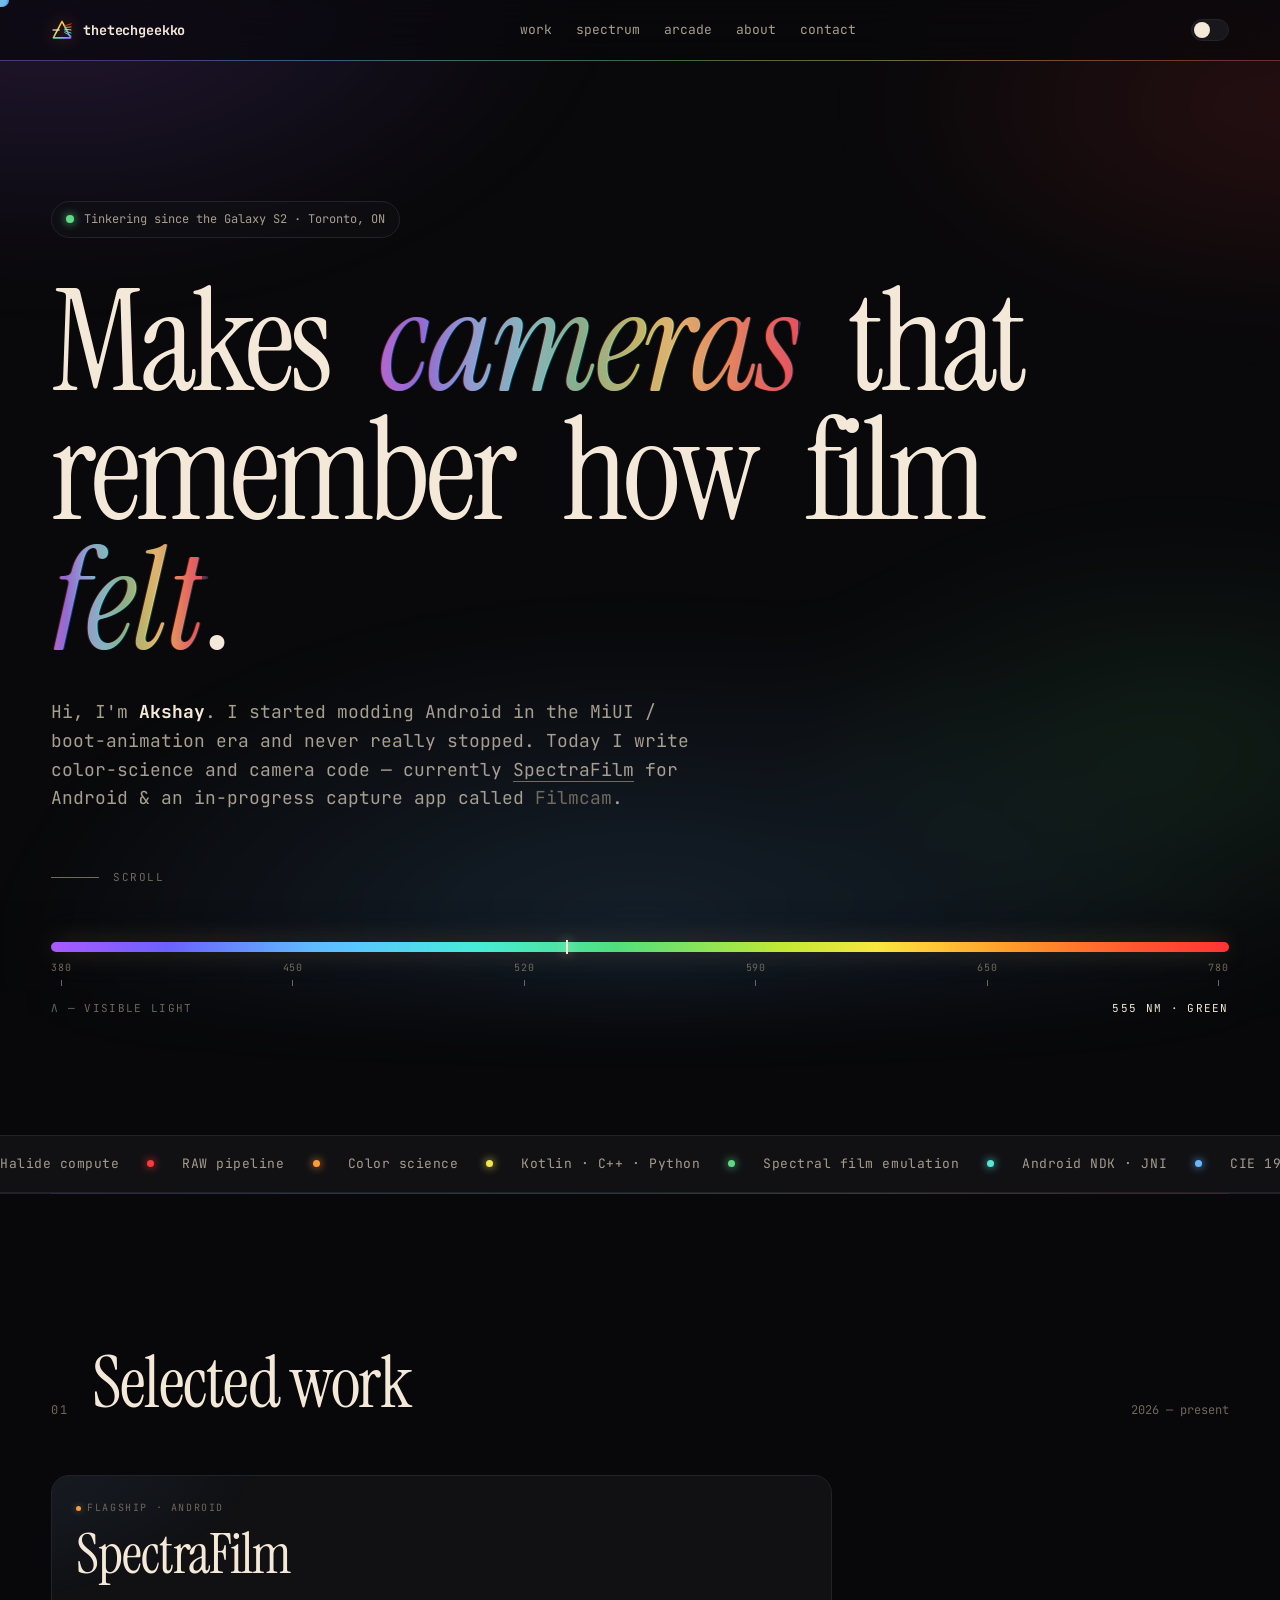
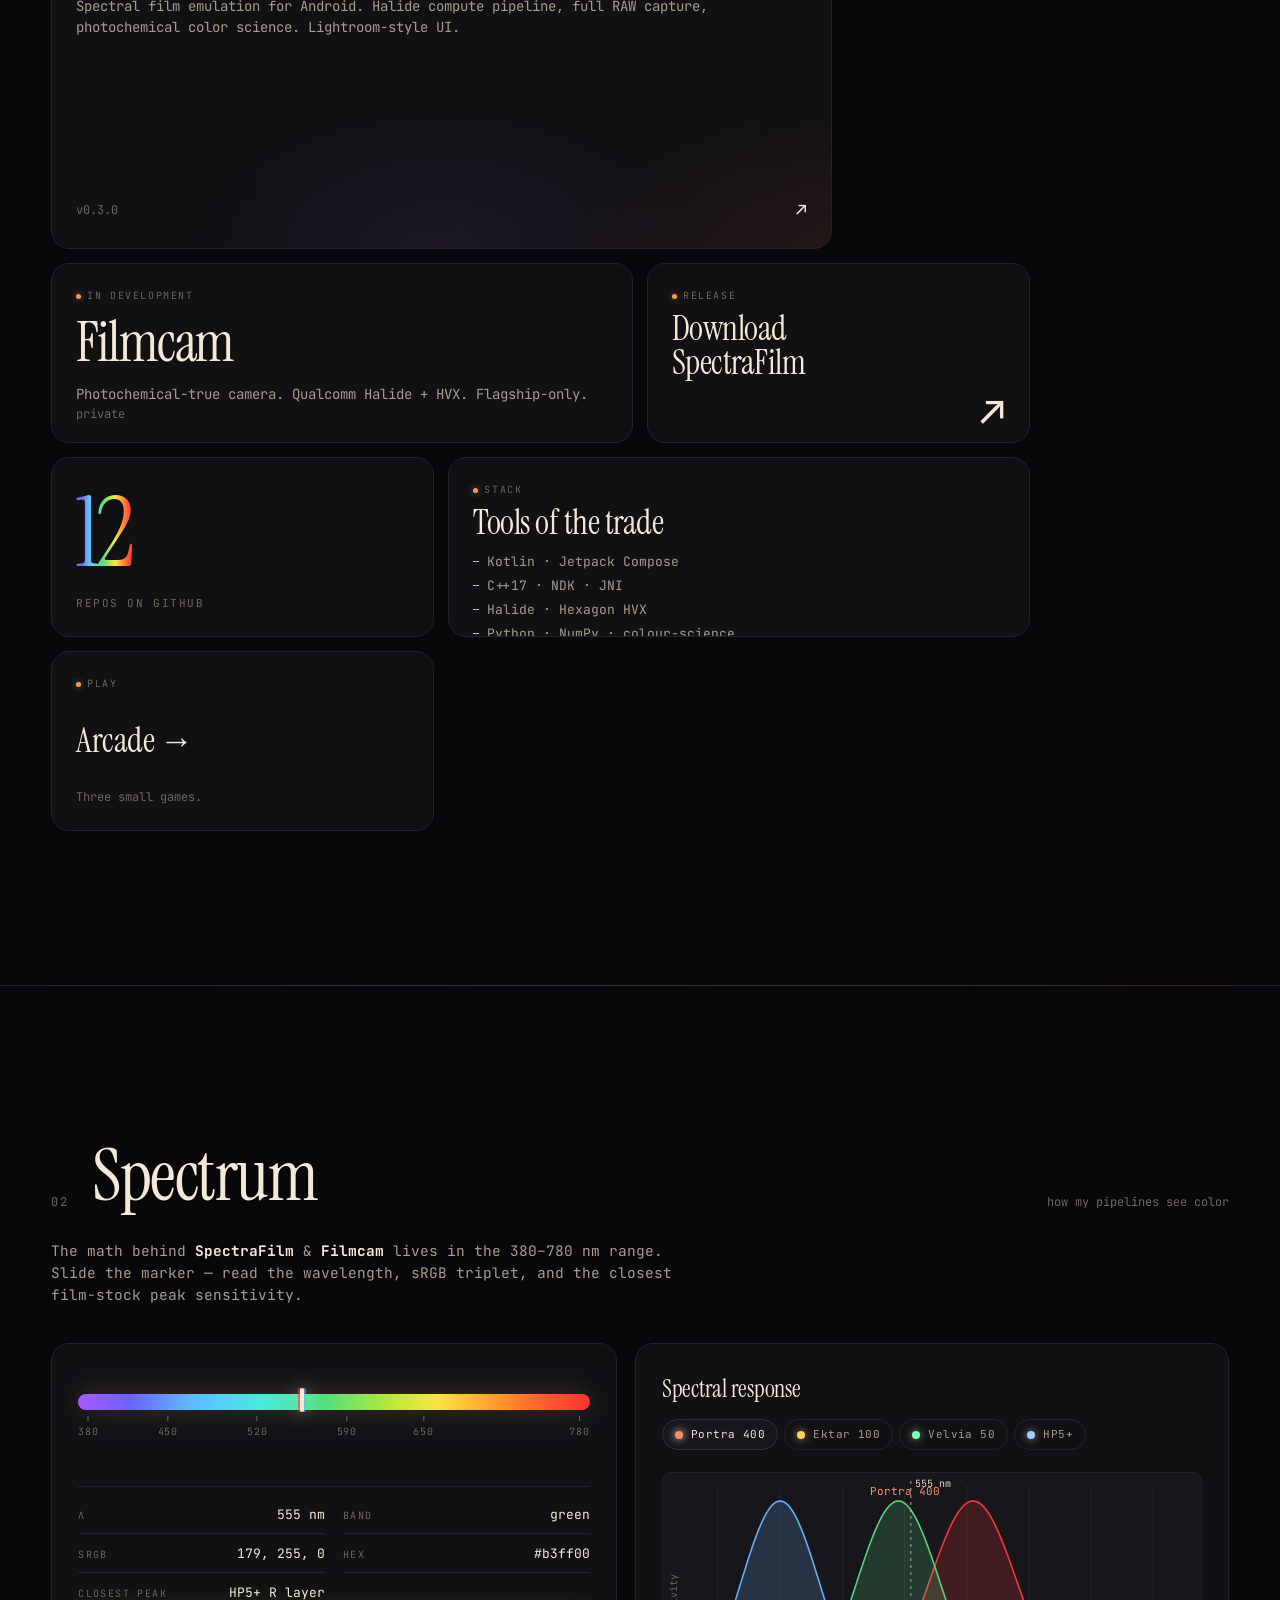
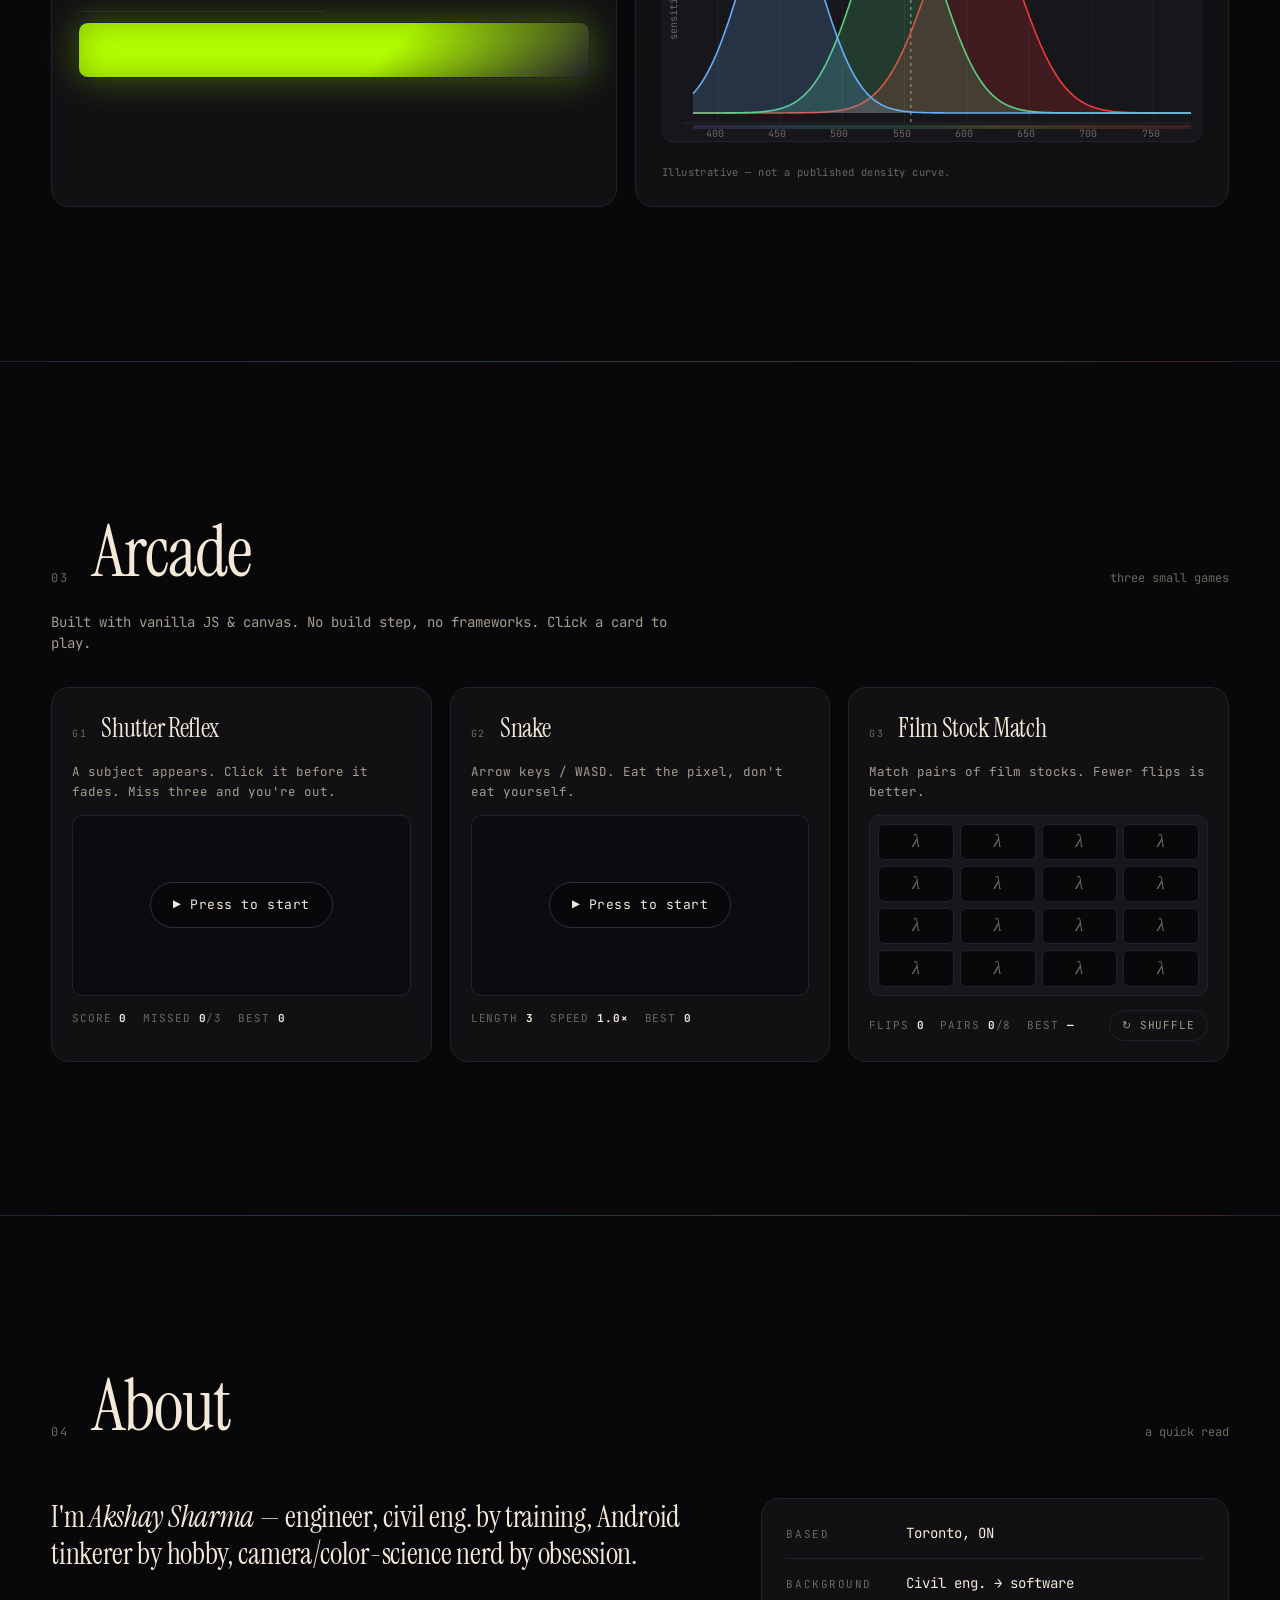
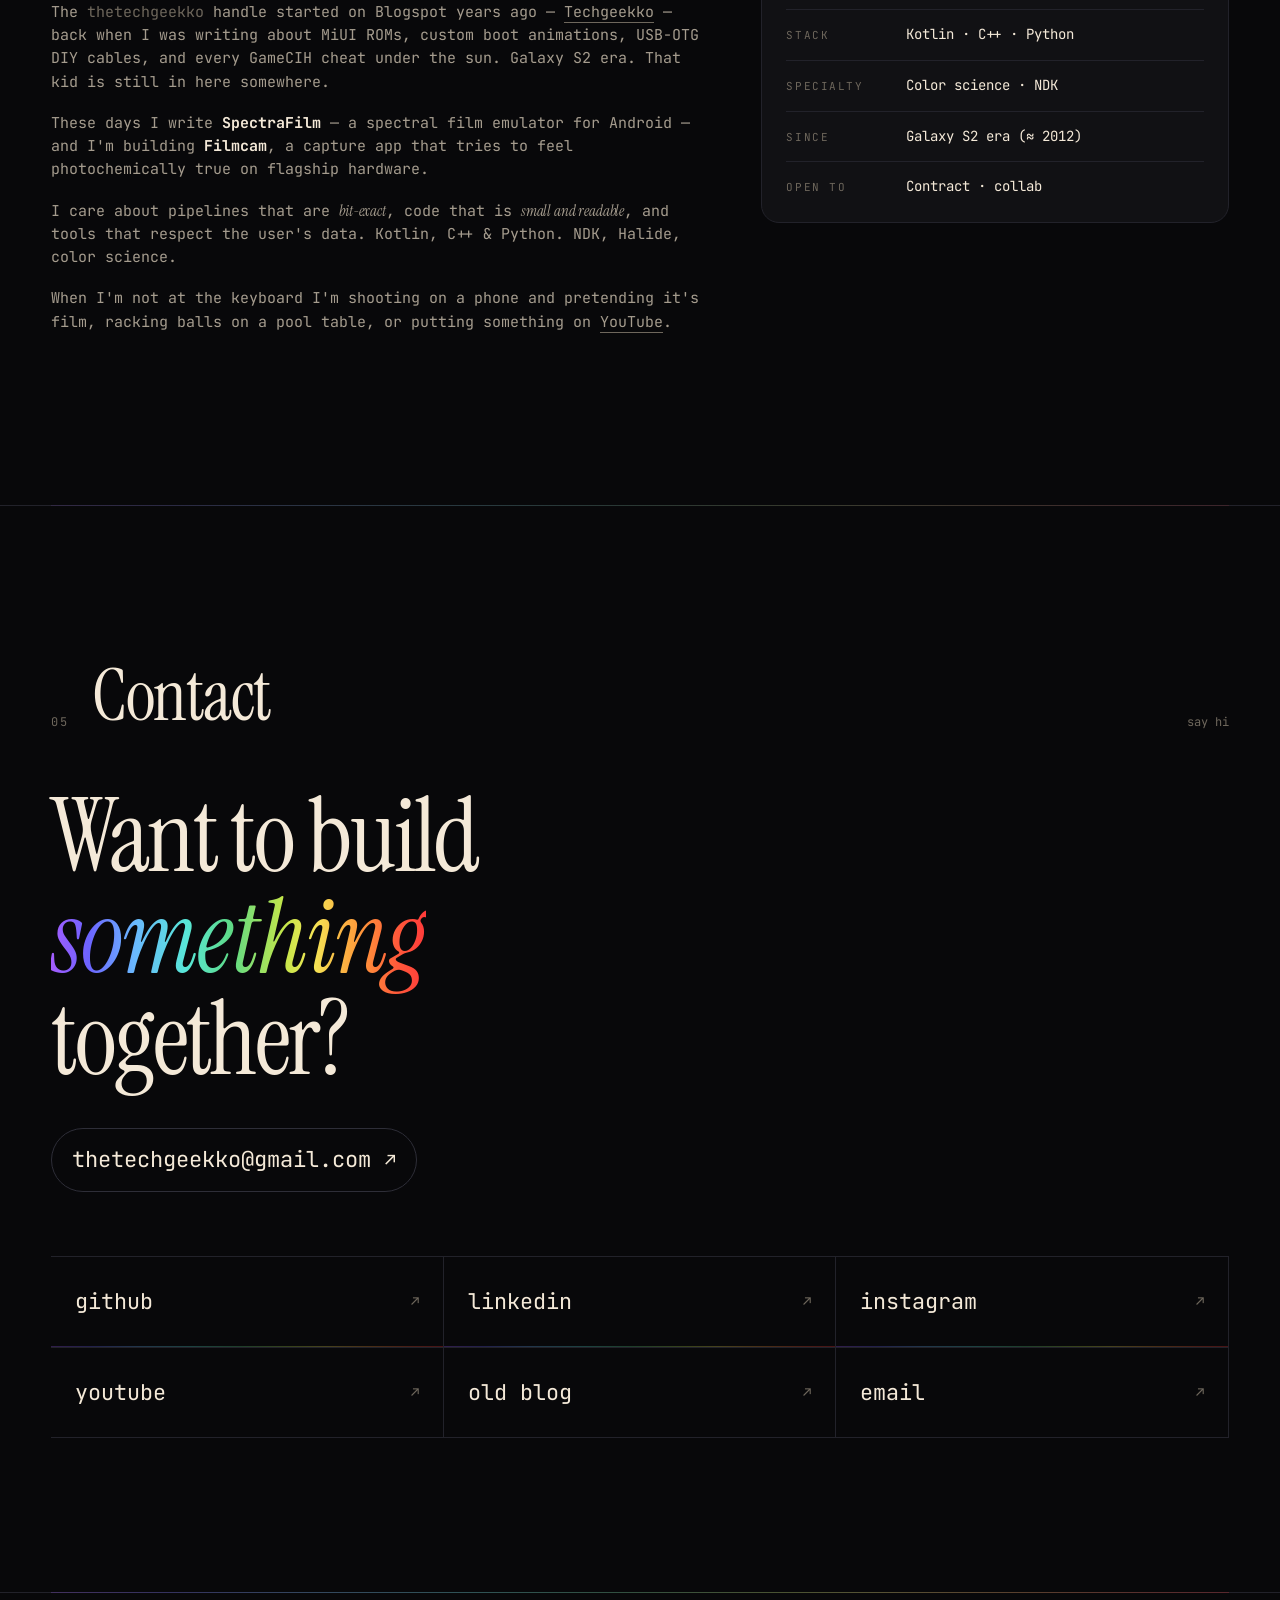
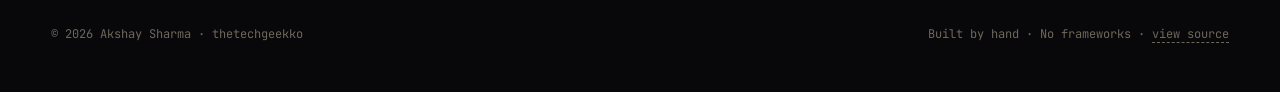
<file: index.html>
<!DOCTYPE html>
<html lang="en">
<head>
<meta charset="UTF-8">
<meta name="viewport" content="width=device-width, initial-scale=1.0">
<title>thetechgeekko — Akshay Sharma</title>
<meta name="description" content="Software engineer, photographer, builder of camera apps. SpectraFilm, Filmcam, and other experiments.">
<meta property="og:title" content="thetechgeekko — Akshay Sharma">
<meta property="og:description" content="Software engineer, photographer, builder of camera apps.">
<meta property="og:type" content="website">
<meta property="og:url" content="https://thetechgeekko.github.io">
<meta name="theme-color" content="#0a0a0a">
<link rel="preconnect" href="https://fonts.googleapis.com">
<link rel="preconnect" href="https://fonts.gstatic.com" crossorigin>
<link rel="stylesheet" href="https://fonts.googleapis.com/css2?family=JetBrains+Mono:wght@400;500;700&family=Instrument+Serif:ital@0;1&display=swap">
<link rel="stylesheet" href="assets/style.css">
<link rel="icon" type="image/svg+xml" href="favicon.svg">
</head>
<body>
<div class="aurora" aria-hidden="true"></div>
<div class="grain" aria-hidden="true"></div>
<div class="cursor" aria-hidden="true">
  <span class="cursor-r"></span>
  <span class="cursor-g"></span>
  <span class="cursor-b"></span>
</div>

<nav class="nav">
  <a href="#top" class="logo" data-cursor="zoom">
    <svg class="logo-mark" viewBox="0 0 28 28" aria-hidden="true">
      <defs>
        <linearGradient id="prism" x1="0" x2="1" y1="0" y2="1">
          <stop offset="0%"  stop-color="#ff3a3a"/>
          <stop offset="20%" stop-color="#ff9a3a"/>
          <stop offset="40%" stop-color="#f4e555"/>
          <stop offset="55%" stop-color="#5eda86"/>
          <stop offset="72%" stop-color="#6ab7ff"/>
          <stop offset="100%" stop-color="#a45dff"/>
        </linearGradient>
      </defs>
      <polygon points="14,3 25,24 3,24" fill="none" stroke="url(#prism)" stroke-width="2" stroke-linejoin="round"/>
      <line x1="2" y1="14" x2="11" y2="14" stroke="#f4e9d8" stroke-width="1.5"/>
      <line x1="17" y1="9"  x2="26" y2="6"  stroke="#ff3a3a" stroke-width="1.2"/>
      <line x1="17" y1="11" x2="26" y2="10" stroke="#ff9a3a" stroke-width="1.2"/>
      <line x1="17" y1="13" x2="26" y2="14" stroke="#f4e555" stroke-width="1.2"/>
      <line x1="17" y1="15" x2="26" y2="18" stroke="#5eda86" stroke-width="1.2"/>
      <line x1="17" y1="17" x2="26" y2="22" stroke="#6ab7ff" stroke-width="1.2"/>
    </svg>
    <span class="logo-text">thetechgeekko</span>
  </a>
  <div class="nav-links">
    <a href="#work" data-cursor="link">work</a>
    <a href="#spectrum" data-cursor="link">spectrum</a>
    <a href="#arcade" data-cursor="link">arcade</a>
    <a href="#about" data-cursor="link">about</a>
    <a href="#contact" data-cursor="link">contact</a>
  </div>
  <button class="theme-toggle" id="theme-toggle" aria-label="Toggle theme" data-cursor="zoom">
    <span class="theme-toggle-dot"></span>
  </button>
</nav>

<main id="top">
  <!-- HERO -->
  <section class="hero">
    <div class="hero-meta">
      <span class="status-dot"></span>
      <span class="status-text">Tinkering since the Galaxy S2 · Toronto, ON</span>
    </div>
    <h1 class="hero-title">
      <span class="word">Makes</span>
      <span class="word"><em>cameras</em></span>
      <span class="word">that</span>
      <span class="word">remember</span>
      <span class="word">how</span>
      <span class="word">film</span>
      <span class="word"><em>felt</em>.</span>
    </h1>
    <p class="hero-sub">
      Hi, I'm <strong>Akshay</strong>. I started modding Android in the MiUI / boot-animation era and never really stopped. Today I write color-science and camera code — currently <a href="https://github.com/thetechgeekko/Spectrafilmandroid" target="_blank" rel="noopener" data-cursor="link">SpectraFilm</a> for Android &amp; an in-progress capture app called <span class="muted">Filmcam</span>.
    </p>
    <div class="hero-scroll">
      <span class="scroll-line"></span>
      <span class="scroll-label">scroll</span>
    </div>

    <div class="spectrum-bar" aria-hidden="true">
      <div class="spectrum-gradient"></div>
      <ul class="spectrum-ticks">
        <li><span>380</span><i></i></li>
        <li><span>450</span><i></i></li>
        <li><span>520</span><i></i></li>
        <li><span>590</span><i></i></li>
        <li><span>650</span><i></i></li>
        <li><span>780</span><i></i></li>
      </ul>
      <div class="spectrum-cursor"></div>
      <div class="spectrum-label">
        <span class="lbl-key">λ — visible light</span>
        <span class="lbl-val" data-spectrum-readout>520 nm · green</span>
      </div>
    </div>
  </section>

  <!-- TICKER -->
  <section class="ticker" aria-hidden="true">
    <div class="ticker-track">
      <span>Halide compute</span><span class="tk-dot tk-r"></span>
      <span>RAW pipeline</span><span class="tk-dot tk-o"></span>
      <span>Color science</span><span class="tk-dot tk-y"></span>
      <span>Kotlin · C++ · Python</span><span class="tk-dot tk-g"></span>
      <span>Spectral film emulation</span><span class="tk-dot tk-c"></span>
      <span>Android NDK · JNI</span><span class="tk-dot tk-b"></span>
      <span>CIE 1931 · ACES</span><span class="tk-dot tk-v"></span>
      <span>Halide compute</span><span class="tk-dot tk-r"></span>
      <span>RAW pipeline</span><span class="tk-dot tk-o"></span>
      <span>Color science</span><span class="tk-dot tk-y"></span>
      <span>Kotlin · C++ · Python</span><span class="tk-dot tk-g"></span>
      <span>Spectral film emulation</span><span class="tk-dot tk-c"></span>
      <span>Android NDK · JNI</span><span class="tk-dot tk-b"></span>
      <span>CIE 1931 · ACES</span><span class="tk-dot tk-v"></span>
    </div>
  </section>

  <!-- WORK / BENTO -->
  <section class="section" id="work">
    <header class="section-head">
      <span class="section-num">01</span>
      <h2 class="section-title">Selected work</h2>
      <span class="section-meta">2026 — present</span>
    </header>

    <div class="bento">
      <a class="bento-card bento-lg" href="https://github.com/thetechgeekko/Spectrafilmandroid" target="_blank" rel="noopener" data-cursor="open">
        <div class="bento-tag">flagship · android</div>
        <h3 class="bento-title">SpectraFilm</h3>
        <p class="bento-desc">
          Spectral film emulation for Android. Halide compute pipeline, full RAW capture, photochemical color science. Lightroom-style UI.
        </p>
        <div class="bento-foot">
          <span>v0.3.0</span>
          <span class="bento-arrow">↗</span>
        </div>
        <div class="bento-bg bento-bg-1"></div>
      </a>

      <div class="bento-card bento-md bento-stat" data-cursor="zoom">
        <div class="bento-tag">in development</div>
        <h3 class="bento-title">Filmcam</h3>
        <p class="bento-desc">
          Photochemical-true camera. Qualcomm Halide + HVX. Flagship-only.
        </p>
        <div class="bento-foot">
          <span>private</span>
        </div>
      </div>

      <a class="bento-card bento-sm bento-link" href="https://github.com/thetechgeekko/Spectrafilmandroid/releases/latest" target="_blank" rel="noopener" data-cursor="open">
        <div class="bento-tag">release</div>
        <h3 class="bento-title-sm">Download<br>SpectraFilm</h3>
        <span class="bento-arrow lg">↗</span>
      </a>

      <a class="bento-card bento-sm bento-num" href="https://github.com/thetechgeekko" target="_blank" rel="noopener" data-cursor="open">
        <div class="bento-num-big" data-count>0</div>
        <div class="bento-num-label">repos on github</div>
      </a>

      <div class="bento-card bento-md bento-tools" data-cursor="zoom">
        <div class="bento-tag">stack</div>
        <h3 class="bento-title-sm">Tools of the trade</h3>
        <ul class="tools">
          <li>Kotlin · Jetpack Compose</li>
          <li>C++17 · NDK · JNI</li>
          <li>Halide · Hexagon HVX</li>
          <li>Python · NumPy · colour-science</li>
          <li>OpenCV · LibRaw · TIFF</li>
        </ul>
      </div>

      <a class="bento-card bento-sm bento-now" href="#arcade" data-cursor="zoom">
        <div class="bento-tag">play</div>
        <h3 class="bento-title-sm">Arcade →</h3>
        <p class="bento-now-desc">Three small games.</p>
      </a>
    </div>
  </section>

  <!-- SPECTRUM -->
  <section class="section section-spectrum" id="spectrum">
    <header class="section-head">
      <span class="section-num">02</span>
      <h2 class="section-title">Spectrum</h2>
      <span class="section-meta">how my pipelines see color</span>
    </header>

    <p class="spectrum-intro">
      The math behind <strong>SpectraFilm</strong> &amp; <strong>Filmcam</strong> lives in the 380–780&nbsp;nm range. Slide the marker — read the wavelength, sRGB triplet, and the closest film-stock peak sensitivity.
    </p>

    <div class="spec-lab">
      <div class="spec-panel spec-slider-panel">
        <div class="spec-slider-wrap" data-spec-slider>
          <div class="spec-rainbow"></div>
          <input class="spec-slider" type="range" min="380" max="780" step="1" value="555" aria-label="Wavelength in nanometres">
          <div class="spec-thumb" aria-hidden="true"></div>
          <ul class="spec-axis" aria-hidden="true">
            <li style="left:0%"><span>380</span></li>
            <li style="left:17.5%"><span>450</span></li>
            <li style="left:35%"><span>520</span></li>
            <li style="left:52.5%"><span>590</span></li>
            <li style="left:67.5%"><span>650</span></li>
            <li style="left:100%"><span>780</span></li>
          </ul>
        </div>
        <div class="spec-readout">
          <div class="spec-row">
            <span class="spec-key">λ</span>
            <span class="spec-val" data-spec-nm>555 nm</span>
          </div>
          <div class="spec-row">
            <span class="spec-key">band</span>
            <span class="spec-val" data-spec-band>green</span>
          </div>
          <div class="spec-row">
            <span class="spec-key">sRGB</span>
            <span class="spec-val" data-spec-rgb>173, 255, 0</span>
          </div>
          <div class="spec-row">
            <span class="spec-key">hex</span>
            <span class="spec-val" data-spec-hex>#adff00</span>
          </div>
          <div class="spec-row">
            <span class="spec-key">closest peak</span>
            <span class="spec-val" data-spec-stock>Portra G layer</span>
          </div>
          <div class="spec-swatch" data-spec-swatch></div>
        </div>
      </div>

      <div class="spec-panel spec-curves-panel">
        <header class="spec-curves-head">
          <h3 class="spec-curves-title">Spectral response</h3>
          <div class="spec-legend">
            <button class="lg-pill is-on" data-stock="portra"><i style="background:#ff8e6a"></i> Portra 400</button>
            <button class="lg-pill" data-stock="ektar"><i style="background:#ffd25e"></i> Ektar 100</button>
            <button class="lg-pill" data-stock="velvia"><i style="background:#7fffb8"></i> Velvia 50</button>
            <button class="lg-pill" data-stock="hp5"><i style="background:#9ad1ff"></i> HP5+</button>
          </div>
        </header>
        <div class="spec-canvas-wrap">
          <canvas id="spec-curves" width="800" height="380"></canvas>
        </div>
        <p class="spec-foot">Illustrative — not a published density curve.</p>
      </div>
    </div>
  </section>

  <!-- ARCADE -->
  <section class="section section-arcade" id="arcade">
    <header class="section-head">
      <span class="section-num">03</span>
      <h2 class="section-title">Arcade</h2>
      <span class="section-meta">three small games</span>
    </header>

    <p class="arcade-intro">
      Built with vanilla JS &amp; canvas. No build step, no frameworks. Click a card to play.
    </p>

    <div class="arcade-grid">
      <article class="game-card" data-game="reflex">
        <header class="game-head">
          <span class="game-num">G1</span>
          <h3 class="game-title">Shutter Reflex</h3>
        </header>
        <p class="game-desc">A subject appears. Click it before it fades. Miss three and you're out.</p>
        <div class="game-canvas-wrap">
          <canvas id="game-reflex" width="600" height="320"></canvas>
          <div class="game-overlay" data-overlay="reflex">
            <button class="game-start" data-start="reflex" data-cursor="zoom">▶  Press to start</button>
          </div>
        </div>
        <div class="game-hud" data-hud="reflex">
          <span>Score <b data-stat="reflex-score">0</b></span>
          <span>Missed <b data-stat="reflex-miss">0</b>/3</span>
          <span>Best <b data-stat="reflex-best">0</b></span>
        </div>
      </article>

      <article class="game-card" data-game="snake">
        <header class="game-head">
          <span class="game-num">G2</span>
          <h3 class="game-title">Snake</h3>
        </header>
        <p class="game-desc">Arrow keys / WASD. Eat the pixel, don't eat yourself.</p>
        <div class="game-canvas-wrap">
          <canvas id="game-snake" width="600" height="320"></canvas>
          <div class="game-overlay" data-overlay="snake">
            <button class="game-start" data-start="snake" data-cursor="zoom">▶  Press to start</button>
          </div>
        </div>
        <div class="game-hud" data-hud="snake">
          <span>Length <b data-stat="snake-len">3</b></span>
          <span>Speed <b data-stat="snake-speed">1.0×</b></span>
          <span>Best <b data-stat="snake-best">0</b></span>
        </div>
      </article>

      <article class="game-card" data-game="memory">
        <header class="game-head">
          <span class="game-num">G3</span>
          <h3 class="game-title">Film Stock Match</h3>
        </header>
        <p class="game-desc">Match pairs of film stocks. Fewer flips is better.</p>
        <div class="memory-grid" id="game-memory"></div>
        <div class="game-hud" data-hud="memory">
          <span>Flips <b data-stat="memory-flips">0</b></span>
          <span>Pairs <b data-stat="memory-pairs">0</b>/8</span>
          <span>Best <b data-stat="memory-best">—</b></span>
          <button class="memory-reset" data-cursor="zoom">↻ shuffle</button>
        </div>
      </article>
    </div>
  </section>

  <!-- ABOUT -->
  <section class="section section-about" id="about">
    <header class="section-head">
      <span class="section-num">04</span>
      <h2 class="section-title">About</h2>
      <span class="section-meta">a quick read</span>
    </header>

    <div class="about-grid">
      <div class="about-text">
        <p class="about-lead">
          I'm <em>Akshay Sharma</em> — engineer, civil eng. by training, Android tinkerer by hobby, camera/color-science nerd by obsession.
        </p>
        <p>
          The <span class="muted">thetechgeekko</span> handle started on Blogspot years ago — <a href="https://techgeekko.blogspot.com/" target="_blank" rel="noopener" data-cursor="link">Techgeekko</a> — back when I was writing about MiUI ROMs, custom boot animations, USB-OTG DIY cables, and every GameCIH cheat under the sun. Galaxy S2 era. That kid is still in here somewhere.
        </p>
        <p>
          These days I write <strong>SpectraFilm</strong> — a spectral film emulator for Android — and I'm building <strong>Filmcam</strong>, a capture app that tries to feel photochemically true on flagship hardware.
        </p>
        <p>
          I care about pipelines that are <em>bit-exact</em>, code that is <em>small and readable</em>, and tools that respect the user's data. Kotlin, C++ &amp; Python. NDK, Halide, color science.
        </p>
        <p>
          When I'm not at the keyboard I'm shooting on a phone and pretending it's film, racking balls on a pool table, or putting something on <a href="https://www.youtube.com/@Akshayishere" target="_blank" rel="noopener" data-cursor="link">YouTube</a>.
        </p>
      </div>
      <aside class="about-aside">
        <dl class="facts">
          <div><dt>Based</dt><dd>Toronto, ON</dd></div>
          <div><dt>Background</dt><dd>Civil eng. → software</dd></div>
          <div><dt>Stack</dt><dd>Kotlin · C++ · Python</dd></div>
          <div><dt>Specialty</dt><dd>Color science · NDK</dd></div>
          <div><dt>Since</dt><dd>Galaxy S2 era (≈ 2012)</dd></div>
          <div><dt>Open to</dt><dd>Contract · collab</dd></div>
        </dl>
      </aside>
    </div>
  </section>

  <!-- CONTACT -->
  <section class="section section-contact" id="contact">
    <header class="section-head">
      <span class="section-num">05</span>
      <h2 class="section-title">Contact</h2>
      <span class="section-meta">say hi</span>
    </header>

    <div class="contact-cta">
      <h3 class="contact-title">
        <span>Want to build</span>
        <span><em>something</em></span>
        <span>together?</span>
      </h3>
      <a class="mailto" href="mailto:thetechgeekko@gmail.com" data-cursor="open">
        thetechgeekko@gmail.com
        <span class="bento-arrow">↗</span>
      </a>
    </div>

    <ul class="links">
      <li><a href="https://github.com/thetechgeekko" target="_blank" rel="noopener" data-cursor="open"><span>github</span><span class="link-arr">↗</span></a></li>
      <li><a href="https://www.linkedin.com/in/akshay-civileng/" target="_blank" rel="noopener" data-cursor="open"><span>linkedin</span><span class="link-arr">↗</span></a></li>
      <li><a href="https://www.instagram.com/akshay.pool/" target="_blank" rel="noopener" data-cursor="open"><span>instagram</span><span class="link-arr">↗</span></a></li>
      <li><a href="https://www.youtube.com/@Akshayishere" target="_blank" rel="noopener" data-cursor="open"><span>youtube</span><span class="link-arr">↗</span></a></li>
      <li><a href="https://techgeekko.blogspot.com/" target="_blank" rel="noopener" data-cursor="open"><span>old blog</span><span class="link-arr">↗</span></a></li>
      <li><a href="mailto:thetechgeekko@gmail.com" data-cursor="open"><span>email</span><span class="link-arr">↗</span></a></li>
    </ul>
  </section>
</main>

<footer class="footer">
  <div class="footer-row">
    <span>© <span id="year">2026</span> Akshay Sharma · thetechgeekko</span>
    <span class="footer-meta">Built by hand · No frameworks · <a href="https://github.com/thetechgeekko/thetechgeekko.github.io" target="_blank" rel="noopener" data-cursor="link">view source</a></span>
  </div>
</footer>

<script src="assets/games.js"></script>
<script src="assets/script.js"></script>
</body>
</html>
</file>
<file: assets/style.css>
/* ============================================================
   thetechgeekko.github.io — spectral edition
   Dark mono + bento + grain + chromatic + λ.
   ============================================================ */

/* ---------- tokens ---------- */
:root {
  --bg:           #08080a;
  --bg-elev:      #111114;
  --bg-elev-2:    #16161b;
  --line:         #22222a;
  --line-strong:  #2e2e38;
  --fg:           #f4e9d8;
  --fg-dim:       #a59c8e;
  --fg-mute:      #6e675c;
  --accent:       #f4e9d8;

  /* spectral palette — wavelength approximations */
  --s-violet: #a45dff;
  --s-blue:   #6ab7ff;
  --s-cyan:   #58e7d8;
  --s-green:  #5eda86;
  --s-yellow: #f4e555;
  --s-orange: #ff9a3a;
  --s-red:    #ff3a3a;
  --hot:      var(--s-red);
  --cool:     var(--s-blue);
  --green:    var(--s-green);

  --rainbow: linear-gradient(90deg,
    #a45dff  0%,
    #6c63ff 10%,
    #6ab7ff 22%,
    #58e7d8 36%,
    #5eda86 48%,
    #c3e64a 62%,
    #f4e555 70%,
    #ff9a3a 82%,
    #ff5b3a 92%,
    #ff3a3a 100%);

  --radius:       18px;
  --radius-sm:    10px;
  --grain-opacity: .04;
  --maxw:         1280px;
  --pad:          clamp(20px, 4vw, 56px);
  --t-fast:       180ms cubic-bezier(.2,.7,.2,1);
  --t-base:       340ms cubic-bezier(.2,.7,.2,1);
  --t-slow:       700ms cubic-bezier(.2,.7,.2,1);
}
[data-theme="light"] {
  --bg:           #f5efe1;
  --bg-elev:      #ece5d3;
  --bg-elev-2:    #e1d9c3;
  --line:         #d6cbae;
  --line-strong:  #c5b993;
  --fg:           #161210;
  --fg-dim:       #5d564a;
  --fg-mute:      #8c8472;
  --accent:       #161210;
  --grain-opacity: .06;
}

/* ---------- reset ---------- */
*, *::before, *::after { box-sizing: border-box; }
html, body { margin: 0; padding: 0; }
html { scroll-behavior: smooth; }
body {
  background: var(--bg);
  color: var(--fg);
  font-family: 'JetBrains Mono', ui-monospace, SFMono-Regular, Menlo, Consolas, monospace;
  font-size: 15px;
  line-height: 1.55;
  -webkit-font-smoothing: antialiased;
  -moz-osx-font-smoothing: grayscale;
  overflow-x: hidden;
  cursor: none;
  position: relative;
}
@media (max-width: 768px) { body { cursor: auto; } }
img, svg, video, canvas { display: block; max-width: 100%; }
a { color: inherit; text-decoration: none; }
button { font: inherit; color: inherit; background: none; border: 0; padding: 0; cursor: pointer; }
input { font: inherit; }
em { font-family: 'Instrument Serif', 'Times New Roman', serif; font-style: italic; font-weight: 400; letter-spacing: -.01em; }
strong { font-weight: 700; color: var(--fg); }
.muted { color: var(--fg-mute); }
::selection { background: var(--s-yellow); color: var(--bg); }

/* ---------- ambient aurora ---------- */
.aurora {
  position: fixed; inset: -10%;
  z-index: -1;
  pointer-events: none;
  background:
    radial-gradient(50% 38% at 12% 8%,  rgba(164,93,255,.16), transparent 70%),
    radial-gradient(40% 30% at 92% 18%, rgba(255,58,58,.12),  transparent 70%),
    radial-gradient(55% 40% at 50% 96%, rgba(106,183,255,.14),transparent 75%),
    radial-gradient(35% 28% at 85% 78%, rgba(94,218,134,.10), transparent 75%);
  filter: blur(40px) saturate(110%);
  animation: aurora-drift 28s ease-in-out infinite alternate;
}
[data-theme="light"] .aurora { opacity: .55; }
@keyframes aurora-drift {
  0%   { transform: translate3d(0,0,0) scale(1); }
  50%  { transform: translate3d(2%, -1%, 0) scale(1.04); }
  100% { transform: translate3d(-2%, 2%, 0) scale(1.02); }
}

/* ---------- grain ---------- */
.grain {
  position: fixed; inset: 0;
  pointer-events: none;
  z-index: 9999;
  opacity: var(--grain-opacity);
  background-image: url("data:image/svg+xml;utf8,<svg xmlns='http://www.w3.org/2000/svg' width='240' height='240'><filter id='n'><feTurbulence type='fractalNoise' baseFrequency='.9' numOctaves='2' stitchTiles='stitch'/><feColorMatrix values='0 0 0 0 1  0 0 0 0 1  0 0 0 0 1  0 0 0 1 0'/></filter><rect width='100%25' height='100%25' filter='url(%23n)'/></svg>");
  background-size: 240px 240px;
  mix-blend-mode: overlay;
}
[data-theme="light"] .grain { mix-blend-mode: multiply; }

/* ---------- chromatic cursor ---------- */
.cursor {
  position: fixed;
  top: 0; left: 0;
  width: 14px; height: 14px;
  pointer-events: none;
  z-index: 10000;
  transform: translate(-50%, -50%);
  transition: width var(--t-fast), height var(--t-fast);
  mix-blend-mode: screen;
}
.cursor span {
  position: absolute; inset: 0;
  border-radius: 50%;
  opacity: .85;
  filter: blur(.3px);
}
.cursor-r { background: #ff3a3a; transform: translate(-2px, 0); }
.cursor-g { background: #5eda86; transform: translate(0, 0); }
.cursor-b { background: #6ab7ff; transform: translate(2px, 0); }
.cursor.is-link  { width: 30px; height: 30px; }
.cursor.is-zoom  { width: 44px; height: 44px; }
.cursor.is-open  { width: 60px; height: 60px; }
.cursor.is-open::after {
  content: "↗"; position: absolute; inset: 0;
  color: var(--fg); display: grid; place-items: center;
  font-size: 18px; font-weight: 700;
  mix-blend-mode: difference;
}
@media (max-width: 768px) { .cursor { display: none; } }

/* ---------- nav ---------- */
.nav {
  position: sticky; top: 0;
  z-index: 100;
  display: flex; align-items: center; justify-content: space-between;
  gap: 24px;
  padding: 16px var(--pad);
  background: color-mix(in srgb, var(--bg) 72%, transparent);
  backdrop-filter: saturate(140%) blur(16px);
  -webkit-backdrop-filter: saturate(140%) blur(16px);
  border-bottom: 1px solid var(--line);
}
.nav::after {
  content: ""; position: absolute; left: 0; right: 0; bottom: -1px;
  height: 1px;
  background: var(--rainbow);
  opacity: .35;
  filter: blur(.3px);
}
.logo {
  display: flex; align-items: center; gap: 10px;
  font-weight: 700; letter-spacing: -.01em;
}
.logo-mark {
  width: 22px; height: 22px;
  filter: drop-shadow(0 0 8px rgba(255,154,58,.35));
  animation: prism-spin 26s linear infinite;
}
@keyframes prism-spin {
  0%   { transform: rotate(0deg); }
  100% { transform: rotate(360deg); }
}
.logo-text { font-size: 13.5px; }
.nav-links { display: flex; gap: 24px; font-size: 13px; color: var(--fg-dim); }
.nav-links a { position: relative; padding: 4px 0; transition: color var(--t-fast); }
.nav-links a:hover { color: var(--fg); }
.nav-links a::after {
  content: ""; position: absolute; left: 0; bottom: -2px;
  width: 0; height: 1px;
  background: var(--rainbow);
  transition: width var(--t-base);
}
.nav-links a:hover::after { width: 100%; }
@media (max-width: 720px) { .nav-links { gap: 16px; font-size: 12px; } }
@media (max-width: 520px) { .nav-links { display: none; } }
.theme-toggle {
  width: 38px; height: 22px; border-radius: 999px;
  background: var(--bg-elev-2);
  border: 1px solid var(--line);
  position: relative;
  transition: background var(--t-fast);
}
.theme-toggle-dot {
  position: absolute;
  top: 2px; left: 2px;
  width: 16px; height: 16px;
  border-radius: 50%;
  background: var(--fg);
  transition: transform var(--t-base);
}
[data-theme="light"] .theme-toggle-dot { transform: translateX(16px); }

/* ---------- layout primitives ---------- */
main { display: block; position: relative; }
.section {
  max-width: var(--maxw);
  margin: 0 auto;
  padding: clamp(80px, 12vw, 160px) var(--pad);
  border-top: 1px solid var(--line);
  position: relative;
}
.section::before {
  content: ""; position: absolute; top: -1px; left: var(--pad); right: var(--pad);
  height: 1px;
  background: var(--rainbow);
  opacity: .12;
}
.section-head {
  display: grid;
  grid-template-columns: auto 1fr auto;
  align-items: end;
  gap: 24px;
  margin-bottom: 56px;
}
.section-num {
  font-size: 12px; color: var(--fg-mute);
  letter-spacing: .12em; text-transform: uppercase;
  font-feature-settings: "tnum";
}
.section-title {
  font-family: 'Instrument Serif', serif;
  font-weight: 400;
  font-size: clamp(40px, 6vw, 72px);
  line-height: 1;
  letter-spacing: -.02em;
  margin: 0;
}
.section-meta {
  font-size: 12px; color: var(--fg-mute);
  text-align: right;
}

/* ---------- hero ---------- */
.hero {
  max-width: var(--maxw);
  margin: 0 auto;
  padding: clamp(60px, 12vw, 140px) var(--pad) clamp(60px, 9vw, 110px);
  position: relative;
}
.hero-meta {
  display: inline-flex; align-items: center; gap: 10px;
  padding: 8px 14px;
  border: 1px solid var(--line);
  border-radius: 999px;
  font-size: 12px; color: var(--fg-dim);
  margin-bottom: 40px;
  background: color-mix(in srgb, var(--bg-elev) 50%, transparent);
}
.status-dot {
  width: 8px; height: 8px; border-radius: 50%;
  background: var(--s-green);
  box-shadow: 0 0 10px var(--s-green);
  animation: pulse 2.2s ease-in-out infinite;
}
@keyframes pulse {
  0%, 100% { transform: scale(1); opacity: 1; }
  50%      { transform: scale(.82); opacity: .58; }
}
.hero-title {
  font-family: 'Instrument Serif', 'Times New Roman', serif;
  font-weight: 400;
  font-size: clamp(48px, 11vw, 168px);
  line-height: .92;
  letter-spacing: -.035em;
  margin: 0 0 32px;
  position: relative;
}
.hero-title .word {
  display: inline-block;
  margin-right: .22em;
  opacity: 0;
  transform: translateY(40px) rotate(2deg);
  animation: word-in .9s cubic-bezier(.2,.7,.2,1) forwards;
}
.hero-title .word:nth-child(2) em,
.hero-title .word:nth-child(7) em {
  background: var(--rainbow);
  -webkit-background-clip: text;
  background-clip: text;
  color: transparent;
  text-shadow:
    -1px 0 0 rgba(255,58,58,.25),
     1px 0 0 rgba(106,183,255,.25);
}
.hero-title .word:nth-child(1) { animation-delay: .05s; }
.hero-title .word:nth-child(2) { animation-delay: .14s; }
.hero-title .word:nth-child(3) { animation-delay: .23s; }
.hero-title .word:nth-child(4) { animation-delay: .32s; }
.hero-title .word:nth-child(5) { animation-delay: .41s; }
.hero-title .word:nth-child(6) { animation-delay: .50s; }
.hero-title .word:nth-child(7) { animation-delay: .59s; }
@keyframes word-in {
  to { opacity: 1; transform: translateY(0) rotate(0); }
}
.hero-sub {
  max-width: 640px;
  font-size: clamp(15px, 1.4vw, 19px);
  color: var(--fg-dim);
  line-height: 1.6;
  margin: 0 0 56px;
}
.hero-sub a {
  border-bottom: 1px solid var(--fg-mute);
  transition: border-color var(--t-fast), color var(--t-fast);
}
.hero-sub a:hover { color: var(--fg); border-bottom-color: var(--s-orange); }
.hero-scroll {
  display: flex; align-items: center; gap: 14px;
  font-size: 11px; color: var(--fg-mute);
  letter-spacing: .14em; text-transform: uppercase;
  margin-bottom: 40px;
}
.scroll-line {
  display: inline-block; height: 1px; width: 48px;
  background: var(--fg-mute);
  position: relative; overflow: hidden;
}
.scroll-line::after {
  content: ""; position: absolute; inset: 0;
  background: var(--rainbow);
  transform: translateX(-100%);
  animation: scroll-line 2.4s ease-in-out infinite;
}
@keyframes scroll-line {
  0%   { transform: translateX(-100%); }
  60%  { transform: translateX(100%); }
  100% { transform: translateX(100%); }
}

/* ---------- spectrum bar (hero) ---------- */
.spectrum-bar {
  position: relative;
  margin-top: 8px;
  padding: 16px 0 8px;
  user-select: none;
}
.spectrum-gradient {
  height: 10px;
  border-radius: 999px;
  background: var(--rainbow);
  filter: saturate(115%);
  box-shadow:
    0 0 24px rgba(255,154,58,.18),
    0 0 36px rgba(106,183,255,.12);
}
.spectrum-ticks {
  display: flex; justify-content: space-between;
  list-style: none; margin: 8px 0 0; padding: 0;
  font-size: 10px; color: var(--fg-mute);
  letter-spacing: .08em;
}
.spectrum-ticks li {
  display: flex; flex-direction: column; align-items: center;
  gap: 4px;
  font-feature-settings: "tnum";
}
.spectrum-ticks i {
  width: 1px; height: 6px;
  background: var(--fg-mute);
  display: block;
}
.spectrum-label {
  display: flex; justify-content: space-between;
  margin-top: 14px;
  font-size: 11px; color: var(--fg-mute);
  letter-spacing: .12em; text-transform: uppercase;
}
.spectrum-label .lbl-val { color: var(--fg); }
.spectrum-cursor {
  position: absolute;
  top: 14px;
  left: 36%;
  width: 2px; height: 14px;
  background: var(--fg);
  box-shadow: 0 0 12px var(--fg);
  pointer-events: none;
  transition: left .3s cubic-bezier(.2,.7,.2,1);
}

/* ---------- ticker ---------- */
.ticker {
  border-top: 1px solid var(--line);
  border-bottom: 1px solid var(--line);
  overflow: hidden;
  padding: 18px 0;
  background: var(--bg-elev);
  user-select: none;
}
.ticker-track {
  display: flex; gap: 28px; align-items: center;
  white-space: nowrap;
  font-size: 13px; color: var(--fg-dim);
  letter-spacing: .04em;
  animation: ticker 42s linear infinite;
  width: max-content;
}
.tk-dot {
  display: inline-block;
  width: 7px; height: 7px; border-radius: 50%;
  background: var(--fg-mute);
  box-shadow: 0 0 8px currentColor;
}
.tk-r { background: var(--s-red);    color: var(--s-red); }
.tk-o { background: var(--s-orange); color: var(--s-orange); }
.tk-y { background: var(--s-yellow); color: var(--s-yellow); }
.tk-g { background: var(--s-green);  color: var(--s-green); }
.tk-c { background: var(--s-cyan);   color: var(--s-cyan); }
.tk-b { background: var(--s-blue);   color: var(--s-blue); }
.tk-v { background: var(--s-violet); color: var(--s-violet); }
@keyframes ticker {
  from { transform: translateX(0); }
  to   { transform: translateX(-50%); }
}

/* ---------- bento ---------- */
.bento {
  display: grid;
  grid-template-columns: repeat(6, 1fr);
  grid-auto-rows: 180px;
  gap: 14px;
}
.bento-card {
  position: relative;
  border-radius: var(--radius);
  background: var(--bg-elev);
  border: 1px solid var(--line);
  padding: 24px;
  overflow: hidden;
  transition: transform var(--t-base), border-color var(--t-base);
  display: flex; flex-direction: column; justify-content: space-between;
  isolation: isolate;
}
.bento-card:hover {
  border-color: var(--line-strong);
  transform: translateY(-2px);
}
.bento-card::after {
  content: ""; position: absolute; inset: -1px;
  border-radius: var(--radius);
  background: radial-gradient(360px 240px at var(--mx,50%) var(--my,50%),
              rgba(244,233,216,.10), transparent 60%);
  opacity: 0; transition: opacity var(--t-base);
  pointer-events: none; z-index: -1;
}
.bento-card:hover::after { opacity: 1; }

.bento-lg { grid-column: span 4; grid-row: span 2; }
.bento-md { grid-column: span 3; grid-row: span 1; }
.bento-sm { grid-column: span 2; grid-row: span 1; }
@media (max-width: 960px) {
  .bento { grid-template-columns: repeat(4, 1fr); grid-auto-rows: 160px; }
  .bento-lg { grid-column: span 4; grid-row: span 2; }
  .bento-md { grid-column: span 4; }
  .bento-sm { grid-column: span 2; }
}
@media (max-width: 560px) {
  .bento { grid-template-columns: repeat(2, 1fr); }
  .bento-lg, .bento-md, .bento-sm { grid-column: span 2; }
}

.bento-tag {
  font-size: 10px; letter-spacing: .16em; text-transform: uppercase;
  color: var(--fg-mute);
  display: inline-flex; align-items: center; gap: 6px;
}
.bento-tag::before {
  content: ""; width: 5px; height: 5px; border-radius: 50%;
  background: var(--s-orange);
  box-shadow: 0 0 6px currentColor;
}
.bento-title {
  font-family: 'Instrument Serif', serif;
  font-weight: 400;
  font-size: clamp(32px, 4.6vw, 56px);
  line-height: .96; margin: 12px 0 14px;
  letter-spacing: -.02em;
}
.bento-title-sm {
  font-family: 'Instrument Serif', serif;
  font-weight: 400;
  font-size: clamp(22px, 2.8vw, 34px);
  line-height: 1;
  margin: 8px 0 0;
  letter-spacing: -.015em;
}
.bento-desc { font-size: 14px; color: var(--fg-dim); margin: 0; }
.bento-foot {
  display: flex; justify-content: space-between; align-items: center;
  font-size: 12px; color: var(--fg-mute);
  margin-top: auto;
}
.bento-arrow { font-size: 18px; color: var(--fg); transition: transform var(--t-base); }
.bento-arrow.lg { font-size: 42px; }
.bento-card:hover .bento-arrow { transform: translate(4px, -4px); }
.bento-bg {
  position: absolute; inset: 0;
  z-index: -1;
  opacity: .42;
  pointer-events: none;
}
.bento-bg-1 {
  background:
    radial-gradient(600px 320px at 110% 110%, rgba(255,91,58,.28), transparent 60%),
    radial-gradient(500px 280px at -10% -10%, rgba(106,183,255,.22), transparent 60%),
    radial-gradient(420px 240px at 50% 100%, rgba(164,93,255,.18), transparent 60%);
}
.bento-stat .bento-title { color: var(--fg); }
.bento-num { align-items: flex-start; }
.bento-num-big {
  font-family: 'Instrument Serif', serif;
  font-size: clamp(60px, 8vw, 96px);
  line-height: 1; margin-top: 4px;
  letter-spacing: -.04em;
  background: var(--rainbow);
  -webkit-background-clip: text;
  background-clip: text;
  color: transparent;
}
.bento-num-label {
  font-size: 11px; letter-spacing: .14em; text-transform: uppercase;
  color: var(--fg-mute);
  margin-top: 8px;
}
.bento-tools .tools {
  list-style: none; margin: 12px 0 0; padding: 0;
  font-size: 13px; color: var(--fg-dim);
  display: grid; gap: 4px;
}
.bento-tools .tools li {
  position: relative; padding-left: 14px;
}
.bento-tools .tools li::before {
  content: ""; position: absolute; left: 0; top: 9px;
  width: 6px; height: 1px; background: var(--s-cyan);
}
.bento-now-desc { font-size: 12px; color: var(--fg-mute); margin: 6px 0 0; }
.bento-link { align-items: flex-start; }
.bento-link .bento-arrow.lg { align-self: flex-end; }

/* flagship card spectral border */
.bento-lg {
  position: relative;
}
.bento-lg::before {
  content: ""; position: absolute; inset: -1px;
  border-radius: var(--radius);
  padding: 1px;
  background: var(--rainbow);
  -webkit-mask: linear-gradient(#000 0 0) content-box, linear-gradient(#000 0 0);
          mask: linear-gradient(#000 0 0) content-box, linear-gradient(#000 0 0);
  -webkit-mask-composite: xor;
          mask-composite: exclude;
  opacity: 0; transition: opacity var(--t-base);
  pointer-events: none;
}
.bento-lg:hover::before { opacity: .7; }

/* ---------- spectrum lab ---------- */
.section-spectrum { background: var(--bg); }
.spectrum-intro {
  max-width: 640px; color: var(--fg-dim);
  font-size: 14.5px;
  margin: -28px 0 36px;
}
.spec-lab {
  display: grid;
  grid-template-columns: 1fr 1.05fr;
  gap: 18px;
}
@media (max-width: 960px) { .spec-lab { grid-template-columns: 1fr; } }
.spec-panel {
  background: var(--bg-elev);
  border: 1px solid var(--line);
  border-radius: var(--radius);
  padding: 26px;
  display: flex; flex-direction: column; gap: 22px;
  position: relative;
}
.spec-slider-wrap {
  position: relative;
  padding: 24px 0 26px;
}
.spec-rainbow {
  height: 16px;
  border-radius: 999px;
  background: var(--rainbow);
  filter: saturate(115%);
  box-shadow:
    0 0 24px rgba(255,154,58,.18),
    0 0 36px rgba(106,183,255,.12);
}
.spec-slider {
  position: absolute;
  left: 0; right: 0;
  top: 12px;
  width: 100%; height: 40px;
  background: transparent;
  appearance: none; -webkit-appearance: none;
  cursor: ew-resize;
  margin: 0; padding: 0;
  outline: none;
}
.spec-slider::-webkit-slider-runnable-track { background: transparent; height: 40px; }
.spec-slider::-moz-range-track { background: transparent; height: 40px; }
.spec-slider::-webkit-slider-thumb {
  appearance: none; -webkit-appearance: none;
  width: 24px; height: 40px;
  background: transparent;
  cursor: ew-resize;
}
.spec-slider::-moz-range-thumb {
  width: 24px; height: 40px;
  background: transparent;
  border: 0;
  cursor: ew-resize;
}
.spec-thumb {
  position: absolute;
  top: 18px;
  left: calc(43.75% - 6px); /* 555nm default */
  width: 4px; height: 24px;
  background: var(--fg);
  border-radius: 2px;
  box-shadow:
    -2px 0 0 rgba(255,58,58,.6),
     2px 0 0 rgba(106,183,255,.6),
    0 0 18px rgba(244,233,216,.8);
  pointer-events: none;
  transition: left 80ms linear;
}
.spec-axis {
  list-style: none; margin: 14px 0 0; padding: 0;
  position: relative; height: 14px;
}
.spec-axis li {
  position: absolute; transform: translateX(-50%);
  font-size: 10px; color: var(--fg-mute);
  letter-spacing: .08em;
  font-feature-settings: "tnum";
}
.spec-axis li::before {
  content: ""; position: absolute;
  top: -8px; left: 50%; transform: translateX(-50%);
  width: 1px; height: 5px; background: var(--fg-mute);
}
.spec-axis li:last-child { transform: translateX(-100%); }
.spec-axis li:first-child { transform: translateX(0); }

.spec-readout {
  border-top: 1px solid var(--line);
  padding-top: 18px;
  display: grid;
  grid-template-columns: 1fr 1fr;
  gap: 10px 18px;
  font-size: 13px;
  position: relative;
}
.spec-row {
  display: flex; align-items: baseline; justify-content: space-between;
  gap: 12px;
  padding-bottom: 8px;
  border-bottom: 1px solid var(--line);
}
.spec-row:last-of-type { border-bottom: 0; }
.spec-key {
  font-size: 10px; letter-spacing: .14em; text-transform: uppercase;
  color: var(--fg-mute);
}
.spec-val { color: var(--fg); font-feature-settings: "tnum"; }
.spec-swatch {
  grid-column: 1 / -1;
  height: 56px;
  border-radius: var(--radius-sm);
  background: var(--s-green);
  border: 1px solid var(--line);
  transition: background var(--t-fast);
  box-shadow: inset 0 0 30px rgba(0,0,0,.25);
}

.spec-curves-head {
  display: flex; flex-direction: column; gap: 12px;
}
.spec-curves-title {
  font-family: 'Instrument Serif', serif;
  font-weight: 400;
  font-size: 24px;
  margin: 0;
  letter-spacing: -.01em;
}
.spec-legend { display: flex; flex-wrap: wrap; gap: 6px; }
.lg-pill {
  display: inline-flex; align-items: center; gap: 8px;
  padding: 6px 12px;
  border: 1px solid var(--line);
  border-radius: 999px;
  font-size: 11px;
  color: var(--fg-dim);
  letter-spacing: .04em;
  transition: color var(--t-fast), border-color var(--t-fast), background var(--t-fast);
}
.lg-pill i { width: 8px; height: 8px; border-radius: 50%; box-shadow: 0 0 8px currentColor; }
.lg-pill.is-on { color: var(--fg); border-color: var(--line-strong); background: var(--bg-elev-2); }
.spec-canvas-wrap {
  flex: 1;
  border: 1px solid var(--line);
  border-radius: var(--radius-sm);
  overflow: hidden;
  aspect-ratio: 8 / 4;
  background: var(--bg-elev-2);
}
.spec-canvas-wrap canvas { width: 100%; height: 100%; display: block; }
.spec-foot { margin: 0; font-size: 10.5px; color: var(--fg-mute); letter-spacing: .04em; }

/* ---------- arcade ---------- */
.section-arcade { background: var(--bg); }
.arcade-intro {
  max-width: 640px; color: var(--fg-dim);
  font-size: 14px; margin: -32px 0 32px;
}
.arcade-grid {
  display: grid;
  grid-template-columns: repeat(3, 1fr);
  gap: 18px;
}
@media (max-width: 1024px) { .arcade-grid { grid-template-columns: 1fr 1fr; } }
@media (max-width: 720px)  { .arcade-grid { grid-template-columns: 1fr; } }

.game-card {
  background: var(--bg-elev);
  border: 1px solid var(--line);
  border-radius: var(--radius);
  padding: 20px;
  display: flex; flex-direction: column; gap: 14px;
  transition: border-color var(--t-base);
}
.game-card:hover { border-color: var(--line-strong); }
.game-head { display: flex; align-items: baseline; gap: 14px; }
.game-num {
  font-size: 10px; letter-spacing: .16em;
  color: var(--fg-mute); text-transform: uppercase;
  font-feature-settings: "tnum";
}
.game-title {
  font-family: 'Instrument Serif', serif;
  font-weight: 400;
  font-size: 26px; margin: 0;
  letter-spacing: -.015em;
}
.game-desc { font-size: 12.5px; color: var(--fg-dim); margin: 0; min-height: 36px; }
.game-canvas-wrap {
  position: relative;
  border-radius: var(--radius-sm);
  overflow: hidden;
  aspect-ratio: 15 / 8;
  background: var(--bg-elev-2);
  border: 1px solid var(--line);
}
.game-canvas-wrap canvas {
  width: 100%; height: 100%;
  display: block;
}
.game-overlay {
  position: absolute; inset: 0;
  display: grid; place-items: center;
  background: color-mix(in srgb, var(--bg) 60%, transparent);
  backdrop-filter: blur(6px);
  -webkit-backdrop-filter: blur(6px);
  transition: opacity var(--t-base);
  z-index: 2;
}
.game-overlay.is-hidden { opacity: 0; pointer-events: none; }
.game-start {
  padding: 12px 22px;
  border-radius: 999px;
  border: 1px solid var(--line-strong);
  background: var(--bg);
  font-size: 13px; letter-spacing: .04em;
  transition: background var(--t-fast), color var(--t-fast), transform var(--t-fast);
  position: relative;
}
.game-start::before {
  content: ""; position: absolute; inset: -1px;
  border-radius: 999px;
  background: var(--rainbow);
  -webkit-mask: linear-gradient(#000 0 0) content-box, linear-gradient(#000 0 0);
          mask: linear-gradient(#000 0 0) content-box, linear-gradient(#000 0 0);
  -webkit-mask-composite: xor;
          mask-composite: exclude;
  padding: 1px;
  opacity: 0; transition: opacity var(--t-base);
}
.game-start:hover { background: var(--fg); color: var(--bg); transform: scale(1.03); }
.game-start:hover::before { opacity: .9; }
.game-hud {
  display: flex; flex-wrap: wrap; gap: 16px;
  align-items: center;
  font-size: 11px; color: var(--fg-mute);
  letter-spacing: .08em; text-transform: uppercase;
}
.game-hud b { color: var(--fg); font-weight: 700; font-feature-settings: "tnum"; }
.memory-grid {
  display: grid;
  grid-template-columns: repeat(4, 1fr);
  gap: 6px;
  background: var(--bg-elev-2);
  border: 1px solid var(--line);
  border-radius: var(--radius-sm);
  padding: 8px;
  aspect-ratio: 15 / 8;
}
.memory-cell {
  position: relative;
  border-radius: 6px;
  background: var(--bg);
  border: 1px solid var(--line);
  font-family: 'Instrument Serif', serif;
  font-size: 13px;
  display: grid; place-items: center;
  color: transparent;
  transition: background var(--t-fast), color var(--t-fast), border-color var(--t-fast), transform var(--t-fast);
  text-align: center;
  padding: 4px;
}
.memory-cell::before {
  content: "λ";
  position: absolute; inset: 0;
  display: grid; place-items: center;
  color: var(--fg-mute);
  font-family: 'Instrument Serif', serif;
  font-size: 18px; font-style: italic;
  transition: opacity var(--t-fast);
}
.memory-cell.is-flipped { background: var(--fg); color: var(--bg); border-color: var(--fg); }
.memory-cell.is-flipped::before { opacity: 0; }
.memory-cell.is-matched {
  background: var(--bg-elev); color: var(--fg);
  border-color: var(--s-green);
  box-shadow: 0 0 10px rgba(94,218,134,.25);
  pointer-events: none;
}
.memory-cell.is-matched::before { opacity: 0; }
.memory-reset {
  margin-left: auto;
  font-size: 11px; letter-spacing: .08em; text-transform: uppercase;
  color: var(--fg-dim);
  padding: 6px 12px;
  border: 1px solid var(--line);
  border-radius: 999px;
  transition: color var(--t-fast), border-color var(--t-fast);
}
.memory-reset:hover { color: var(--fg); border-color: var(--line-strong); }

/* ---------- about ---------- */
.section-about { background: var(--bg); }
.about-grid {
  display: grid;
  grid-template-columns: 1.4fr 1fr;
  gap: 56px;
}
@media (max-width: 860px) { .about-grid { grid-template-columns: 1fr; } }
.about-text p { color: var(--fg-dim); font-size: 15px; margin: 0 0 18px; }
.about-text strong { color: var(--fg); }
.about-text a {
  border-bottom: 1px solid var(--fg-mute);
  transition: border-color var(--t-fast), color var(--t-fast);
}
.about-text a:hover { color: var(--fg); border-bottom-color: var(--s-orange); }
.about-lead {
  font-family: 'Instrument Serif', serif !important;
  font-size: clamp(22px, 2.6vw, 30px) !important;
  color: var(--fg) !important;
  line-height: 1.25 !important;
  margin-bottom: 28px !important;
  letter-spacing: -.01em;
}
.about-aside {
  border: 1px solid var(--line);
  border-radius: var(--radius);
  padding: 24px;
  background: var(--bg-elev);
  align-self: start;
}
.facts { margin: 0; padding: 0; display: grid; gap: 14px; }
.facts > div {
  display: grid; grid-template-columns: 120px 1fr;
  align-items: baseline;
  padding-bottom: 14px;
  border-bottom: 1px solid var(--line);
}
.facts > div:last-child { border-bottom: 0; padding-bottom: 0; }
.facts dt {
  font-size: 11px; letter-spacing: .14em; text-transform: uppercase;
  color: var(--fg-mute);
}
.facts dd { margin: 0; font-size: 14px; color: var(--fg); }

/* ---------- contact ---------- */
.contact-cta { margin-bottom: 64px; }
.contact-title {
  font-family: 'Instrument Serif', serif;
  font-weight: 400;
  font-size: clamp(48px, 8vw, 110px);
  line-height: .95;
  letter-spacing: -.025em;
  margin: 0 0 40px;
  display: grid; gap: 4px;
}
.contact-title span { display: block; }
.contact-title em {
  background: var(--rainbow);
  -webkit-background-clip: text;
  background-clip: text;
  color: transparent;
}
.mailto {
  display: inline-flex; align-items: center; gap: 14px;
  font-size: clamp(18px, 2vw, 22px);
  padding: 14px 20px;
  border: 1px solid var(--line-strong);
  border-radius: 999px;
  transition: background var(--t-fast), color var(--t-fast), border-color var(--t-fast);
  position: relative;
}
.mailto::before {
  content: ""; position: absolute; inset: -1px;
  border-radius: 999px;
  background: var(--rainbow);
  -webkit-mask: linear-gradient(#000 0 0) content-box, linear-gradient(#000 0 0);
          mask: linear-gradient(#000 0 0) content-box, linear-gradient(#000 0 0);
  -webkit-mask-composite: xor;
          mask-composite: exclude;
  padding: 1px;
  opacity: 0; transition: opacity var(--t-base);
}
.mailto:hover { background: var(--fg); color: var(--bg); border-color: var(--fg); }
.mailto:hover::before { opacity: 0; }
.mailto:hover .bento-arrow { color: var(--bg); }

.links {
  list-style: none; padding: 0; margin: 0;
  display: grid;
  grid-template-columns: repeat(3, 1fr);
  gap: 0;
  border-top: 1px solid var(--line);
}
@media (max-width: 720px) { .links { grid-template-columns: 1fr 1fr; } }
@media (max-width: 420px) { .links { grid-template-columns: 1fr; } }
.links li {
  border-bottom: 1px solid var(--line);
  border-right: 1px solid var(--line);
}
.links a {
  display: flex; align-items: center; justify-content: space-between;
  padding: 28px 24px;
  font-size: clamp(16px, 1.7vw, 22px);
  transition: background var(--t-fast), color var(--t-fast), padding var(--t-fast);
  position: relative; overflow: hidden;
}
.links a::before {
  content: ""; position: absolute; inset: 0;
  background: var(--rainbow);
  transform: translateY(100%);
  transition: transform var(--t-base);
  z-index: 0;
}
.links a:hover { color: var(--bg); padding-left: 36px; }
.links a:hover::before { transform: translateY(0); }
.links a > * { position: relative; z-index: 1; }
.link-arr { font-size: 14px; color: var(--fg-mute); transition: color var(--t-fast); }
.links a:hover .link-arr { color: var(--bg); }

/* ---------- footer ---------- */
.footer {
  max-width: var(--maxw);
  margin: 0 auto;
  padding: 32px var(--pad) 48px;
  border-top: 1px solid var(--line);
  font-size: 12px; color: var(--fg-mute);
  position: relative;
}
.footer::before {
  content: ""; position: absolute; top: -1px; left: var(--pad); right: var(--pad);
  height: 1px;
  background: var(--rainbow);
  opacity: .25;
}
.footer-row {
  display: flex; justify-content: space-between;
  flex-wrap: wrap; gap: 12px;
}
.footer a { border-bottom: 1px dashed var(--fg-mute); }
.footer a:hover { color: var(--fg); border-color: var(--s-orange); }

/* ---------- reduced motion ---------- */
@media (prefers-reduced-motion: reduce) {
  *, *::before, *::after {
    animation-duration: 0.001ms !important;
    animation-iteration-count: 1 !important;
    transition-duration: 0.001ms !important;
    scroll-behavior: auto !important;
  }
  .hero-title .word { opacity: 1; transform: none; }
  .aurora { animation: none; }
  .logo-mark { animation: none; }
}
</file>
